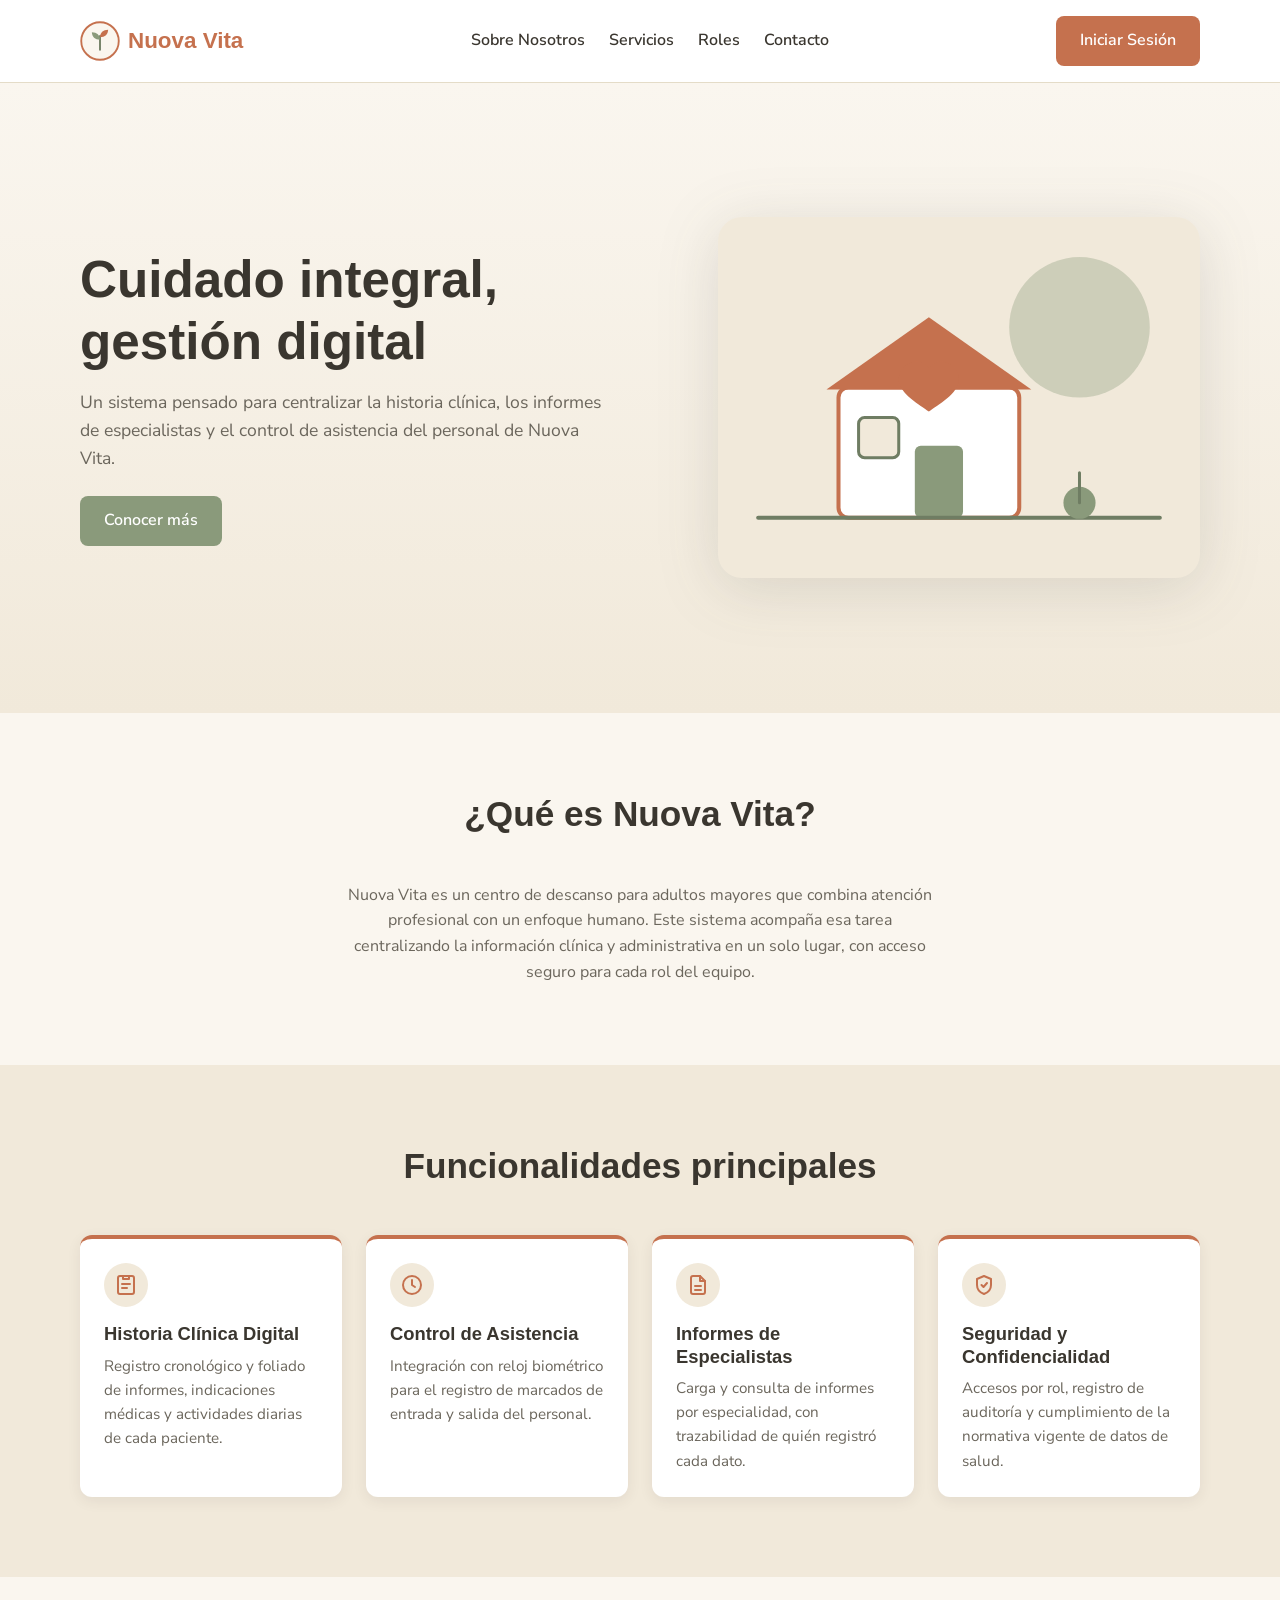
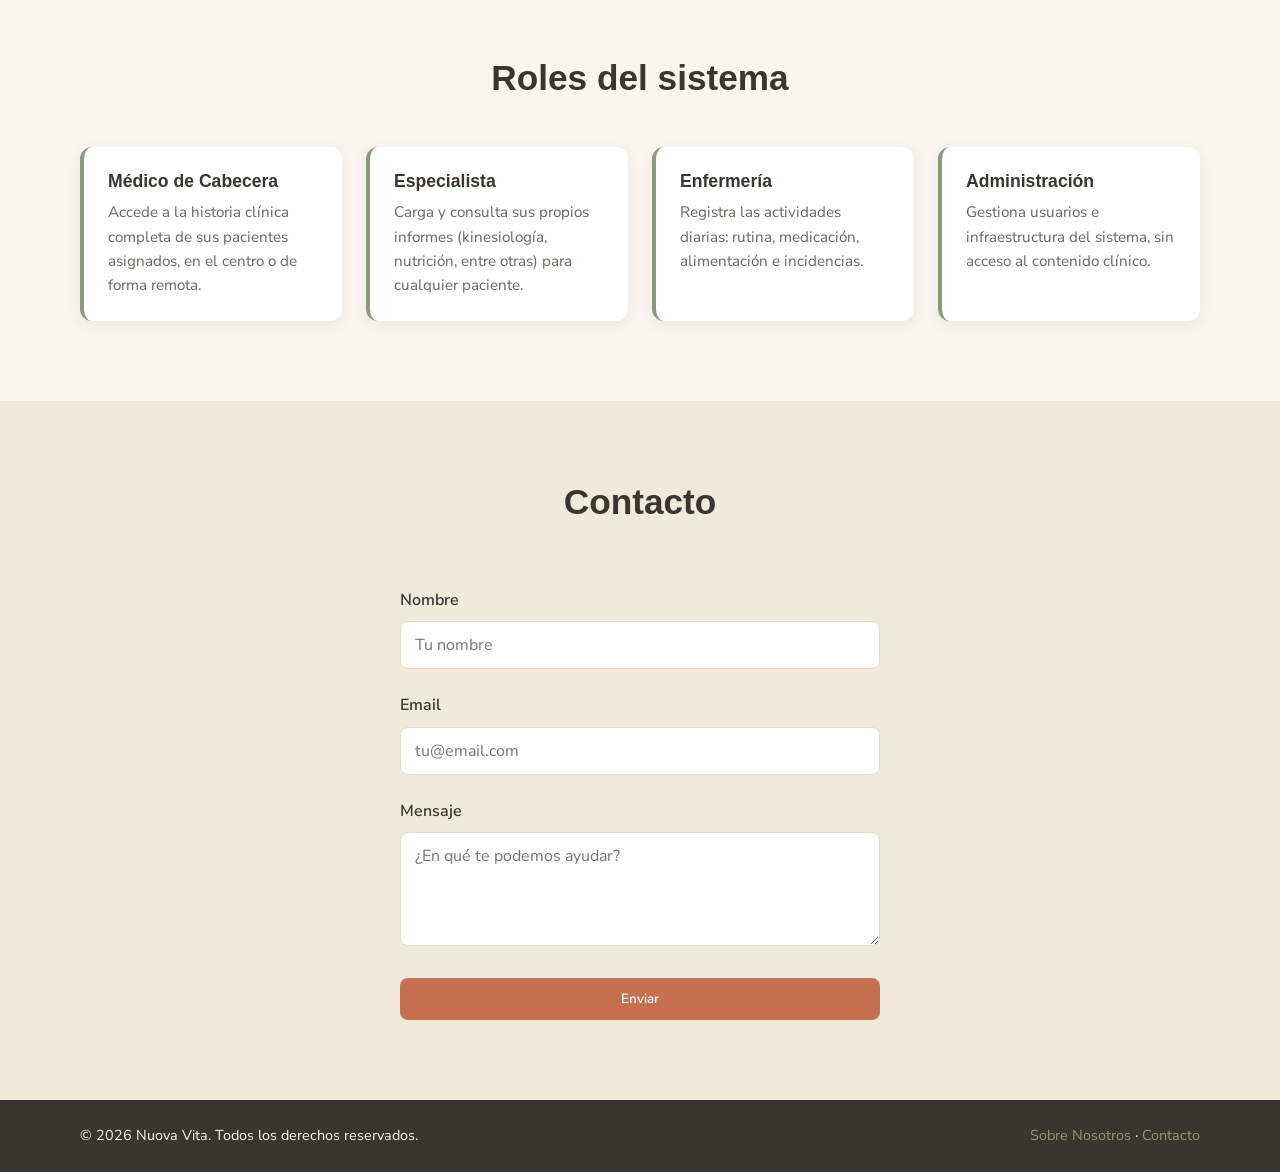
<file: index.html>
<!DOCTYPE html>
<html lang="es">
<head>
  <meta charset="UTF-8">
  <meta name="viewport" content="width=device-width, initial-scale=1.0">
  <title>Nuova Vita | Centro de Cuidado para Adultos Mayores</title>
  <link rel="icon" type="image/svg+xml" href="img/favicon.svg">

  <link rel="preconnect" href="https://fonts.googleapis.com">
  <link href="https://fonts.googleapis.com/css2?family=Poppgitins:wght@500;600;700&amp;family=Nunito+Sans:wght@400;600&amp;display=swap" rel="stylesheet">

  <link rel="stylesheet" href="styles/styles.css">
</head>
<body>

  <header class="site-header">
    <div class="container header-inner">
      <a href="index.html" class="logo">
        <img src="img/logo.svg" alt="Logo de Nuova Vita">
        <span>Nuova Vita</span>
      </a>

      <nav class="main-nav" aria-label="Navegación principal">
        <ul>
          <li><a href="#sobre-nosotros">Sobre Nosotros</a></li>
          <li><a href="#servicios">Servicios</a></li>
          <li><a href="#roles">Roles</a></li>
          <li><a href="#contacto">Contacto</a></li>
        </ul>
      </nav>

      <a href="login.html" class="btn btn-primary">Iniciar Sesión</a>
    </div>
  </header>

  <main>

    <section class="hero">
      <div class="container hero-grid">
        <div class="hero-text">
          <h1>Cuidado integral, gestión digital</h1>
          <p>
            Un sistema pensado para centralizar la historia clínica, los informes
            de especialistas y el control de asistencia del personal de Nuova Vita.
          </p>
          <a href="#servicios" class="btn btn-secondary">Conocer más</a>
        </div>
        <div class="hero-img">
          <img src="img/hero.svg" alt="Ilustración de un hogar con un corazón, símbolo de cuidado">
        </div>
      </div>
    </section>

    <section id="sobre-nosotros" class="section">
      <div class="container">
        <h2 class="section-title">¿Qué es Nuova Vita?</h2>
        <p style="max-width:60ch;margin-inline:auto;text-align:center;color:var(--color-text-light)">
          Nuova Vita es un centro de descanso para adultos mayores que combina
          atención profesional con un enfoque humano. Este sistema acompaña esa
          tarea centralizando la información clínica y administrativa en un solo
          lugar, con acceso seguro para cada rol del equipo.
        </p>
      </div>
    </section>

    <section id="servicios" class="section section-alt">
      <div class="container">
        <h2 class="section-title">Funcionalidades principales</h2>

        <div class="card-grid">
          <article class="card">
            <span class="icon" aria-hidden="true">
              <svg width="24" height="24" viewBox="0 0 24 24" fill="none" stroke="#C5714E" stroke-width="2" stroke-linecap="round" stroke-linejoin="round"><rect x="4" y="3" width="16" height="18" rx="2"/><path d="M9 3v3h6V3"/><path d="M8 11h8M8 15h5"/></svg>
            </span>
            <h3>Historia Clínica Digital</h3>
            <p>Registro cronológico y foliado de informes, indicaciones médicas y actividades diarias de cada paciente.</p>
          </article>

          <article class="card">
            <span class="icon" aria-hidden="true">
              <svg width="24" height="24" viewBox="0 0 24 24" fill="none" stroke="#C5714E" stroke-width="2" stroke-linecap="round" stroke-linejoin="round"><circle cx="12" cy="12" r="9"/><path d="M12 7v5l3 2"/></svg>
            </span>
            <h3>Control de Asistencia</h3>
            <p>Integración con reloj biométrico para el registro de marcados de entrada y salida del personal.</p>
          </article>

          <article class="card">
            <span class="icon" aria-hidden="true">
              <svg width="24" height="24" viewBox="0 0 24 24" fill="none" stroke="#C5714E" stroke-width="2" stroke-linecap="round" stroke-linejoin="round"><path d="M14 3H7a2 2 0 0 0-2 2v14a2 2 0 0 0 2 2h10a2 2 0 0 0 2-2V8z"/><path d="M14 3v5h5"/><path d="M9 13h6M9 17h6"/></svg>
            </span>
            <h3>Informes de Especialistas</h3>
            <p>Carga y consulta de informes por especialidad, con trazabilidad de quién registró cada dato.</p>
          </article>

          <article class="card">
            <span class="icon" aria-hidden="true">
              <svg width="24" height="24" viewBox="0 0 24 24" fill="none" stroke="#C5714E" stroke-width="2" stroke-linecap="round" stroke-linejoin="round"><path d="M12 3l7 3v6c0 4.5-3 7.5-7 9-4-1.5-7-4.5-7-9V6z"/><path d="M9.5 12l2 2 3.5-4"/></svg>
            </span>
            <h3>Seguridad y Confidencialidad</h3>
            <p>Accesos por rol, registro de auditoría y cumplimiento de la normativa vigente de datos de salud.</p>
          </article>
        </div>
      </div>
    </section>

    <section id="roles" class="section">
      <div class="container">
        <h2 class="section-title">Roles del sistema</h2>

        <div class="roles-list">
          <article class="role-card">
            <h3>Médico de Cabecera</h3>
            <p>Accede a la historia clínica completa de sus pacientes asignados, en el centro o de forma remota.</p>
          </article>
          <article class="role-card">
            <h3>Especialista</h3>
            <p>Carga y consulta sus propios informes (kinesiología, nutrición, entre otras) para cualquier paciente.</p>
          </article>
          <article class="role-card">
            <h3>Enfermería</h3>
            <p>Registra las actividades diarias: rutina, medicación, alimentación e incidencias.</p>
          </article>
          <article class="role-card">
            <h3>Administración</h3>
            <p>Gestiona usuarios e infraestructura del sistema, sin acceso al contenido clínico.</p>
          </article>
        </div>
      </div>
    </section>

    <section id="contacto" class="section section-alt">
      <div class="container">
        <h2 class="section-title">Contacto</h2>

        <form class="form" aria-label="Formulario de contacto">
          <label for="nombre">Nombre</label>
          <input type="text" id="nombre" name="nombre" placeholder="Tu nombre">

          <label for="email">Email</label>
          <input type="email" id="email" name="email" placeholder="tu@email.com">

          <label for="mensaje">Mensaje</label>
          <textarea id="mensaje" name="mensaje" rows="4" placeholder="¿En qué te podemos ayudar?"></textarea>

          <button type="submit" class="btn btn-primary btn-block">Enviar</button>
        </form>
      </div>
    </section>

  </main>

  <footer class="site-footer">
    <div class="container footer-inner">
      <p>&copy; 2026 Nuova Vita. Todos los derechos reservados.</p>
      <nav aria-label="Enlaces del pie">
        <a href="#sobre-nosotros">Sobre Nosotros</a> ·
        <a href="#contacto">Contacto</a>
      </nav>
    </div>
  </footer>

</body>
</html>
</file>
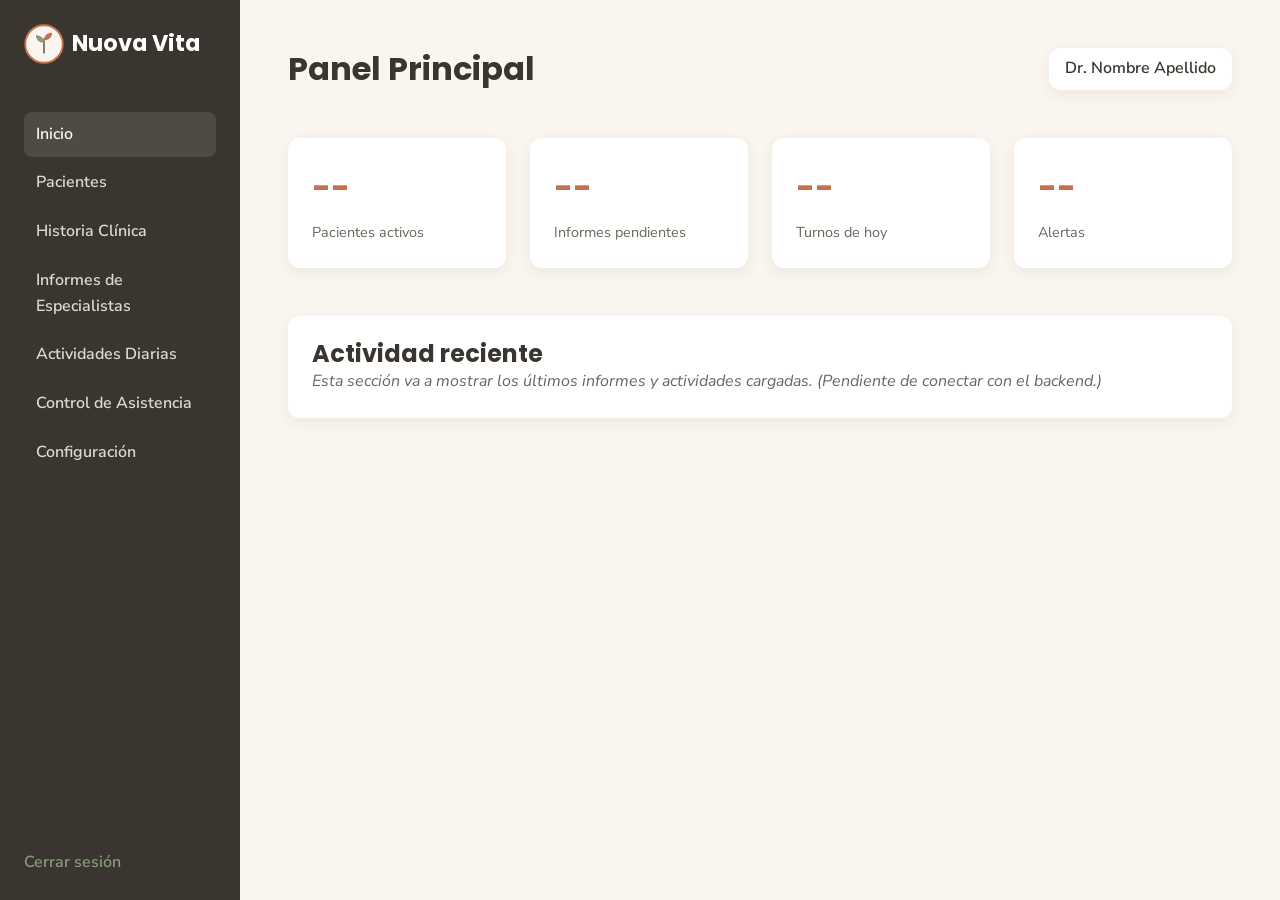
<file: dashboard.html>
<!DOCTYPE html>
<html lang="es">
<head>
  <meta charset="UTF-8">
  <meta name="viewport" content="width=device-width, initial-scale=1.0">
  <title>Panel Interno | Nuova Vita</title>
  <link rel="icon" type="image/svg+xml" href="img/favicon.svg">
  <link rel="preconnect" href="https://fonts.googleapis.com">
  <link href="https://fonts.googleapis.com/css2?family=Poppins:wght@500;600;700&amp;family=Nunito+Sans:wght@400;600&amp;display=swap" rel="stylesheet">
  <link rel="stylesheet" href="styles/styles.css">
</head>
<body>

  <div class="dashboard">

    <aside class="sidebar">
      <a href="index.html" class="logo">
        <img src="img/logo.svg" alt="Logo de Nuova Vita" width="40" height="40">
        <span>Nuova Vita</span>
      </a>

      <nav class="sidebar-nav" aria-label="Menú del panel">
        <ul>
          <li><a href="#" class="active">Inicio</a></li>
          <li><a href="#">Pacientes</a></li>
          <li><a href="#">Historia Clínica</a></li>
          <li><a href="#">Informes de Especialistas</a></li>
          <li><a href="#">Actividades Diarias</a></li>
          <li><a href="#">Control de Asistencia</a></li>
          <li><a href="#">Configuración</a></li>
        </ul>
      </nav>

      <a href="login.html" class="logout-link">Cerrar sesión</a>
    </aside>

    <div class="dashboard-content">

      <header class="dashboard-header">
        <h1>Panel Principal</h1>
        <div class="user-badge">Dr. Nombre Apellido</div>
      </header>

      <main>

        <section class="stats-grid" aria-label="Estadísticas del centro">
          <article class="stat-card">
            <span class="stat-number">--</span>
            <span class="stat-label">Pacientes activos</span>
          </article>
          <article class="stat-card">
            <span class="stat-number">--</span>
            <span class="stat-label">Informes pendientes</span>
          </article>
          <article class="stat-card">
            <span class="stat-number">--</span>
            <span class="stat-label">Turnos de hoy</span>
          </article>
          <article class="stat-card">
            <span class="stat-number">--</span>
            <span class="stat-label">Alertas</span>
          </article>
        </section>

        <section class="panel">
          <h2>Actividad reciente</h2>
          <p class="placeholder-text">
            Esta sección va a mostrar los últimos informes y actividades
            cargadas. (Pendiente de conectar con el backend.)
          </p>
        </section>

      </main>
    </div>

  </div>

</body>
</html>
</file>
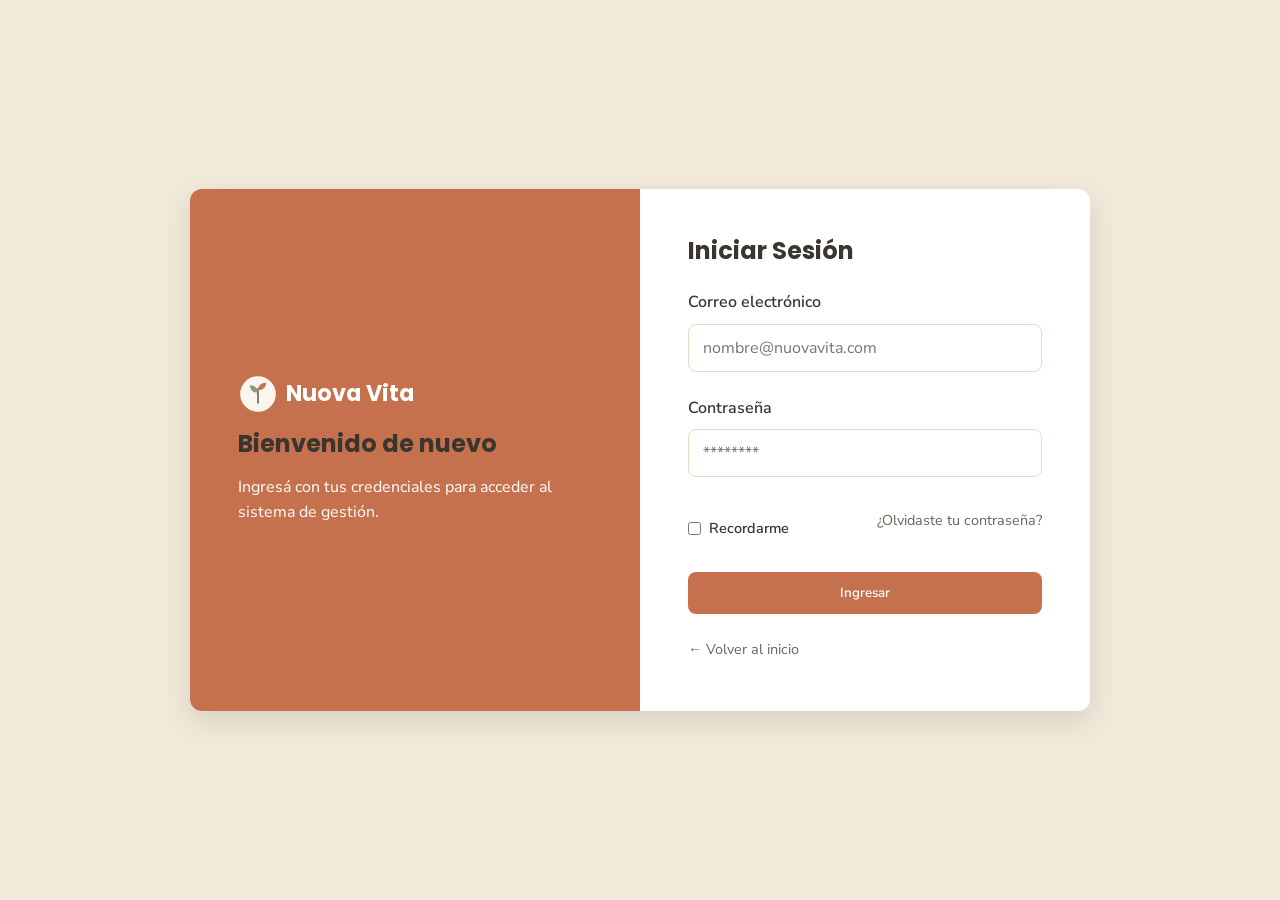
<file: login.html>
<!DOCTYPE html>
<html lang="es">
<head>
  <meta charset="UTF-8">
  <meta name="viewport" content="width=device-width, initial-scale=1.0">
  <title>Iniciar Sesión | Nuova Vita</title>
  <link rel="icon" type="image/svg+xml" href="img/favicon.svg">
  <link rel="preconnect" href="https://fonts.googleapis.com">
  <link href="https://fonts.googleapis.com/css2?family=Poppins:wght@500;600;700&amp;family=Nunito+Sans:wght@400;600&amp;display=swap" rel="stylesheet">
  <link rel="stylesheet" href="styles/styles.css">
</head>
<body class="auth-body">

  <main class="auth-card">

    <section class="auth-side">
      <a href="index.html" class="logo">
        <img src="img/logo.svg" alt="Logo de Nuova Vita" width="40" height="40">
        <span>Nuova Vita</span>
      </a>
      <h2>Bienvenido de nuevo</h2>
      <p>Ingresá con tus credenciales para acceder al sistema de gestión.</p>
    </section>

    
    <section class="auth-main">
      <form class="form" aria-label="Formulario de inicio de sesión">
        <h1>Iniciar Sesión</h1>

        <label for="email">Correo electrónico</label>
        <input type="email" id="email" name="email" placeholder="nombre@nuovavita.com" required>

        <label for="password">Contraseña</label>
        <input type="password" id="password" name="password" placeholder="********" required>

        <div class="form-row">
          <label class="checkbox-label"><input type="checkbox" name="recordar"> Recordarme</label>
          <a href="#" class="link-muted">¿Olvidaste tu contraseña?</a>
        </div>

        <button type="submit" class="btn btn-primary btn-block">Ingresar</button>
      </form>

      <a href="index.html" class="link-muted back-link">&larr; Volver al inicio</a>
    </section>

  </main>

</body>
</html>
</file>
<file: styles/styles.css>
/* ============================================================================
   Nuova Vita — TP2: Interfaz web con Flexbox, Grid, variables CSS y Responsive
   ----------------------------------------------------------------------------
   Hoja de estilos ÚNICA y EXTERNA (style.css) compartida por:
     - index.html      (landing institucional)
     - login.html      (inicio de sesión)
     - dashboard.html  (panel interno)

   Mapa rápido de requisitos del TP (dónde ver cada cosa):
     • Variables CSS (:root + var())  -> Sección 1
     • Box Model (margin/padding/border/box-sizing) -> Sección 2 y en todo el archivo
     • CSS GRID   -> Hero (Sec. 5), Servicios (Sec. 6), layout del Dashboard (Sec. 11)
     • FLEXBOX    -> Nav (Sec. 4), Roles (Sec. 7), Footer (Sec. 9), formularios (Sec. 8)
     • Media Queries / Responsive -> Sección 12
     • Unidades: px, %, rem, vh, vw, fr -> usadas a lo largo de todo el archivo
   ========================================================================= */


/* ----------------------------------------------------------------------------
   1. VARIABLES CSS  (se definen una vez en :root y se reusan con var())
   ------------------------------------------------------------------------- */
:root {
    /* Colores — paleta del proyecto: terracota / salvia / crema */
    --color-bg: #FAF6EF;
    /* crema  — fondo general */
    --color-bg-alt: #F1E9DA;
    /* crema oscuro — secciones alternadas */
    --color-primary: #C5714E;
    /* terracota */
    --color-primary-dark: #A85A3A;
    --color-secondary: #8A9A7B;
    /* salvia */
    --color-secondary-dark: #6F7D63;
    --color-text: #3A362F;
    --color-text-light: #6B665C;
    --color-white: #FFFFFF;
    --color-border: #E4DCC8;

    /* Tipografías */
    --font-heading: 'Poppins', sans-serif;
    --font-body: 'Nunito Sans', sans-serif;

    /* Escala de espaciados (en rem) — para márgenes y paddings coherentes */
    --space-xs: 0.5rem;
    --space-sm: 1rem;
    --space-md: 1.5rem;
    --space-lg: 3rem;
    --space-xl: 5rem;

    /* Bordes y sombras */
    --radius: 12px;
    /* px */
    --radius-sm: 8px;
    --border: 1px solid var(--color-border);
    /* border reutilizable */
    --shadow: 0 4px 14px rgba(58, 54, 47, 0.08);
    /* sombra suave */
    --shadow-lg: 0 10px 30px rgba(58, 54, 47, 0.14);

    /* Ancho máximo del contenido */
    --max-width: 1120px;
}


/* ----------------------------------------------------------------------------
   2. RESET y BOX MODEL
   box-sizing: border-box hace que padding y border NO agranden el ancho.
   ------------------------------------------------------------------------- */
*,
*::before,
*::after {
    box-sizing: border-box;
    /* Box Model */
    margin: 0;
    /* reseteamos márgenes por defecto */
    padding: 0;
    /* reseteamos paddings por defecto */
}

html {
    scroll-behavior: smooth;
}

/* scroll suave con los anclas del nav */

body {
    font-family: var(--font-body);
    color: var(--color-text);
    background-color: var(--color-bg);
    line-height: 1.6;
}

img {
    max-width: 100%;
    display: block;
}

/* imágenes fluidas (100% del contenedor) */

h1,
h2,
h3 {
    font-family: var(--font-heading);
    color: var(--color-text);
    line-height: 1.2;
}


/* ----------------------------------------------------------------------------
   3. UTILIDADES (contenedor centrado + botones)
   ------------------------------------------------------------------------- */

/* min(90%, --max-width): usa % en pantallas chicas y se topa en el máximo */
.container {
    width: min(90%, var(--max-width));
    margin-inline: auto;
}

.btn {
    display: inline-block;
    padding: 0.75rem 1.5rem;
    /* padding (Box Model) en rem */
    border: none;
    border-radius: var(--radius-sm);
    font-family: var(--font-body);
    font-weight: 600;
    text-decoration: none;
    cursor: pointer;
    transition: background-color 0.2s ease, transform 0.2s ease;
}

.btn:hover {
    transform: translateY(-2px);
}

/* leve elevación al pasar el mouse */

.btn-primary {
    background-color: var(--color-primary);
    color: var(--color-white);
}

.btn-primary:hover {
    background-color: var(--color-primary-dark);
}

.btn-secondary {
    background-color: var(--color-secondary);
    color: var(--color-white);
}

.btn-secondary:hover {
    background-color: var(--color-secondary-dark);
}

.btn-block {
    width: 100%;
    text-align: center;
}

/* ancho 100% (login) */

/* Título de sección reutilizable */
.section-title {
    font-size: clamp(1.6rem, 4vw, 2.2rem);
    /* clamp con vw: tamaño fluido */
    text-align: center;
    margin-bottom: var(--space-lg);
}


/* ----------------------------------------------------------------------------
   4. HEADER + NAV  ->  FLEXBOX
   Distribuye logo, menú y botón en una fila, alineados verticalmente.
   ------------------------------------------------------------------------- */
.site-header {
    background-color: var(--color-white);
    border-bottom: var(--border);
    position: sticky;
    top: 0;
    z-index: 10;
}

.header-inner {
    display: flex;
    /* FLEXBOX */
    align-items: center;
    /* centra verticalmente */
    justify-content: space-between;
    /* empuja los extremos */
    gap: var(--space-md);
    padding-block: var(--space-sm);
}

.logo {
    display: flex;
    /* FLEXBOX: ícono + texto del logo */
    align-items: center;
    gap: var(--space-xs);
    font-family: var(--font-heading);
    font-weight: 700;
    font-size: 1.4rem;
    color: var(--color-primary);
    text-decoration: none;
}

.logo img {
    width: 40px;
    height: 40px;
}

/* tamaño fijo en px del logo */

.main-nav ul {
    list-style: none;
    display: flex;
    /* FLEXBOX: menú horizontal */
    gap: var(--space-md);
}

.main-nav a {
    text-decoration: none;
    color: var(--color-text);
    font-weight: 600;
}

.main-nav a:hover {
    color: var(--color-primary);
}


/* ----------------------------------------------------------------------------
   5. HERO  ->  CSS GRID (dos columnas: texto + imagen)
   min-height con vh para que ocupe buena parte del alto de la ventana.
   ------------------------------------------------------------------------- */
.hero {
    background: linear-gradient(180deg, var(--color-bg) 0%, var(--color-bg-alt) 100%);
    padding-block: var(--space-xl);
    min-height: 70vh;
    /* vh: 70% del alto de la ventana */
    display: grid;
    place-items: center;
}

.hero-grid {
    display: grid;
    /* CSS GRID */
    grid-template-columns: 1.1fr 0.9fr;
    /* fr: dos columnas proporcionales */
    gap: var(--space-lg);
    align-items: center;
}

.hero-text h1 {
    font-size: clamp(2rem, 5vw, 3.2rem);
    /* vw + rem: título fluido */
    margin-bottom: var(--space-sm);
}

.hero-text p {
    color: var(--color-text-light);
    font-size: 1.1rem;
    margin-bottom: var(--space-md);
    max-width: 90%;
    /* % */
}

.hero-img img {
    width: 100%;
    /* % */
    filter: drop-shadow(var(--shadow-lg));
}


/* ----------------------------------------------------------------------------
   6. SERVICIOS / FUNCIONALIDADES  ->  CSS GRID de tarjetas
   auto-fit + minmax: las columnas se acomodan solas según el ancho.
   ------------------------------------------------------------------------- */
.section {
    padding-block: var(--space-xl);
}

.section-alt {
    background-color: var(--color-bg-alt);
}

.card-grid {
    display: grid;
    /* CSS GRID */
    grid-template-columns: repeat(auto-fit, minmax(15rem, 1fr));
    /* rem + fr */
    gap: var(--space-md);
}

.card {
    background: var(--color-white);
    padding: var(--space-md);
    /* padding */
    border-radius: var(--radius);
    border-top: 4px solid var(--color-primary);
    /* border en px */
    box-shadow: var(--shadow);
    /* sombra */
}

.card h3 {
    margin-bottom: var(--space-xs);
    font-size: 1.15rem;
}

.card p {
    color: var(--color-text-light);
    font-size: 0.95rem;
}

.card .icon {
    width: 44px;
    height: 44px;
    /* px */
    margin-bottom: var(--space-sm);
    display: grid;
    place-items: center;
    background: var(--color-bg-alt);
    border-radius: 50%;
    /* círculo */
    font-size: 1.4rem;
}


/* ----------------------------------------------------------------------------
   7. ROLES DEL SISTEMA  ->  FLEXBOX (con wrap)
   A diferencia de Servicios (Grid), acá las tarjetas se distribuyen con flex.
   ------------------------------------------------------------------------- */
.roles-list {
    display: flex;
    /* FLEXBOX */
    flex-wrap: wrap;
    /* pasan a varias filas si no entran */
    gap: var(--space-md);
}

.role-card {
    flex: 1 1 15rem;
    /* crecer/encoger, base 15rem (rem) */
    background: var(--color-white);
    padding: var(--space-md);
    border-radius: var(--radius);
    border-left: 4px solid var(--color-secondary);
    /* border */
    box-shadow: var(--shadow);
}

.role-card h3 {
    margin-bottom: var(--space-xs);
    font-size: 1.1rem;
}

.role-card p {
    color: var(--color-text-light);
    font-size: 0.95rem;
}


/* ----------------------------------------------------------------------------
   8. FORMULARIOS (contacto + login)  ->  FLEXBOX en columna
   ------------------------------------------------------------------------- */
.form {
    display: flex;
    /* FLEXBOX */
    flex-direction: column;
    gap: var(--space-xs);
    width: min(100%, 480px);
    /* % con tope */
    margin-inline: auto;
}

.form label {
    font-weight: 600;
    margin-top: var(--space-sm);
}

.form input,
.form textarea {
    padding: 0.75rem 0.9rem;
    /* padding en rem */
    border: var(--border);
    /* border */
    border-radius: var(--radius-sm);
    font-family: var(--font-body);
    font-size: 1rem;
    width: 100%;
    /* % */
}

.form button {
    margin-top: var(--space-md);
}

.form-row {
    display: flex;
    /* FLEXBOX: recordar + olvidé contraseña */
    justify-content: space-between;
    align-items: center;
    margin-top: var(--space-sm);
    font-size: 0.9rem;
}

.checkbox-label {
    display: flex;
    align-items: center;
    gap: var(--space-xs);
    font-weight: 400;
}

.link-muted {
    color: var(--color-text-light);
    text-decoration: none;
    font-size: 0.9rem;
}

.link-muted:hover {
    color: var(--color-primary);
}


/* ----------------------------------------------------------------------------
   9. FOOTER  ->  FLEXBOX
   ------------------------------------------------------------------------- */
.site-footer {
    background: var(--color-text);
    color: var(--color-bg);
    padding-block: var(--space-md);
}

.footer-inner {
    display: flex;
    /* FLEXBOX */
    flex-wrap: wrap;
    justify-content: space-between;
    align-items: center;
    gap: var(--space-sm);
    font-size: 0.9rem;
}

.site-footer a {
    color: var(--color-secondary);
    text-decoration: none;
}


/* ----------------------------------------------------------------------------
   10. LOGIN (login.html)  ->  GRID de dos paneles
   ------------------------------------------------------------------------- */
.auth-body {
    min-height: 100vh;
    /* vh */
    display: grid;
    place-items: center;
    background: var(--color-bg-alt);
    padding: var(--space-md);
}

.auth-card {
    display: grid;
    /* CSS GRID */
    grid-template-columns: 1fr 1fr;
    /* fr: dos columnas iguales */
    width: min(100%, 900px);
    /* % con tope */
    border-radius: var(--radius);
    overflow: hidden;
    box-shadow: var(--shadow-lg);
}

.auth-side {
    background: var(--color-primary);
    color: var(--color-white);
    padding: var(--space-lg);
    display: flex;
    /* FLEXBOX interno */
    flex-direction: column;
    justify-content: center;
    gap: var(--space-sm);
}

.auth-side .logo {
    color: var(--color-white);
}

.auth-main {
    background: var(--color-white);
    padding: var(--space-lg);
}

.back-link {
    display: inline-block;
    margin-top: var(--space-md);
}


/* ----------------------------------------------------------------------------
   11. DASHBOARD (dashboard.html)  ->  GRID (barra lateral + contenido)
   ------------------------------------------------------------------------- */
.dashboard {
    display: grid;
    /* CSS GRID */
    grid-template-columns: 240px 1fr;
    /* px fijo + fr flexible */
    min-height: 100vh;
    /* vh */
}

.sidebar {
    background: var(--color-text);
    color: var(--color-bg);
    padding: var(--space-md);
    display: flex;
    /* FLEXBOX interno (vertical) */
    flex-direction: column;
    gap: var(--space-lg);
}

.sidebar .logo {
    color: var(--color-white);
}

.sidebar-nav ul {
    list-style: none;
    display: flex;
    flex-direction: column;
    gap: 0.25rem;
}

.sidebar-nav a {
    display: block;
    padding: 0.6rem 0.75rem;
    border-radius: var(--radius-sm);
    color: var(--color-bg);
    text-decoration: none;
    font-weight: 600;
    opacity: 0.85;
}

.sidebar-nav a:hover,
.sidebar-nav a.active {
    background: rgba(255, 255, 255, 0.1);
    opacity: 1;
}

.logout-link {
    margin-top: auto;
    color: var(--color-secondary);
    text-decoration: none;
    font-weight: 600;
}

.dashboard-content {
    padding: var(--space-lg);
}

.dashboard-header {
    display: flex;
    /* FLEXBOX */
    flex-wrap: wrap;
    gap: var(--space-sm);
    justify-content: space-between;
    align-items: center;
    margin-bottom: var(--space-lg);
}

.user-badge {
    background: var(--color-white);
    padding: 0.5rem 1rem;
    border-radius: var(--radius);
    font-weight: 600;
    box-shadow: var(--shadow);
}

/* Tarjetas de estadísticas -> GRID */
.stats-grid {
    display: grid;
    /* CSS GRID */
    grid-template-columns: repeat(auto-fit, minmax(11rem, 1fr));
    /* rem + fr */
    gap: var(--space-md);
    margin-bottom: var(--space-lg);
}

.stat-card {
    background: var(--color-white);
    padding: var(--space-md);
    border-radius: var(--radius);
    box-shadow: var(--shadow);
    display: flex;
    flex-direction: column;
    gap: var(--space-xs);
}

.stat-number {
    font-family: var(--font-heading);
    font-size: 2rem;
    font-weight: 700;
    color: var(--color-primary);
}

.stat-label {
    color: var(--color-text-light);
    font-size: 0.9rem;
}

.panel {
    background: var(--color-white);
    padding: var(--space-md);
    border-radius: var(--radius);
    box-shadow: var(--shadow);
}

.placeholder-text {
    color: var(--color-text-light);
    font-style: italic;
}


/* ----------------------------------------------------------------------------
   12. RESPONSIVE  ->  MEDIA QUERIES
   Diseño para computadora (base, arriba) -> tablet -> celular.
   ------------------------------------------------------------------------- */

/* TABLET (hasta 900px): el login pasa a una sola columna */
@media (max-width: 900px) {
    .auth-card {
        grid-template-columns: 1fr;
    }

    /* 1 columna */
    .auth-side {
        text-align: center;
    }
}

/* TABLET / móvil ancho (hasta 768px) */
@media (max-width: 768px) {
    .hero-grid {
        grid-template-columns: 1fr;
        text-align: center;
    }

    /* hero en 1 columna */
    .hero-img {
        order: -1;
        max-width: 22rem;
        margin-inline: auto;
    }

    /* imagen arriba */
    .hero-text p {
        max-width: 100%;
    }

    /* El dashboard apila barra lateral arriba y contenido abajo */
    .dashboard {
        grid-template-columns: 1fr;
    }

    .sidebar {
        flex-direction: row;
        /* FLEXBOX horizontal en móvil */
        flex-wrap: wrap;
        align-items: center;
        gap: var(--space-sm);
    }

    .sidebar-nav ul {
        flex-direction: row;
        flex-wrap: wrap;
    }

    .logout-link {
        margin-top: 0;
    }
}

/* CELULAR (hasta 480px): se oculta el menú horizontal del header */
@media (max-width: 480px) {
    .main-nav {
        display: none;
    }

    .footer-inner {
        justify-content: center;
        text-align: center;
    }

    .section {
        padding-block: var(--space-lg);
    }
}

/* Ajuste fino: en pantallas muy chicas, la fila "recordarme / olvidé"
   se envuelve para que no queden pegados el checkbox y el enlace. */
@media (max-width: 480px) {
    .form-row {
        flex-wrap: wrap;
        gap: var(--space-xs);
    }
}
</file>
